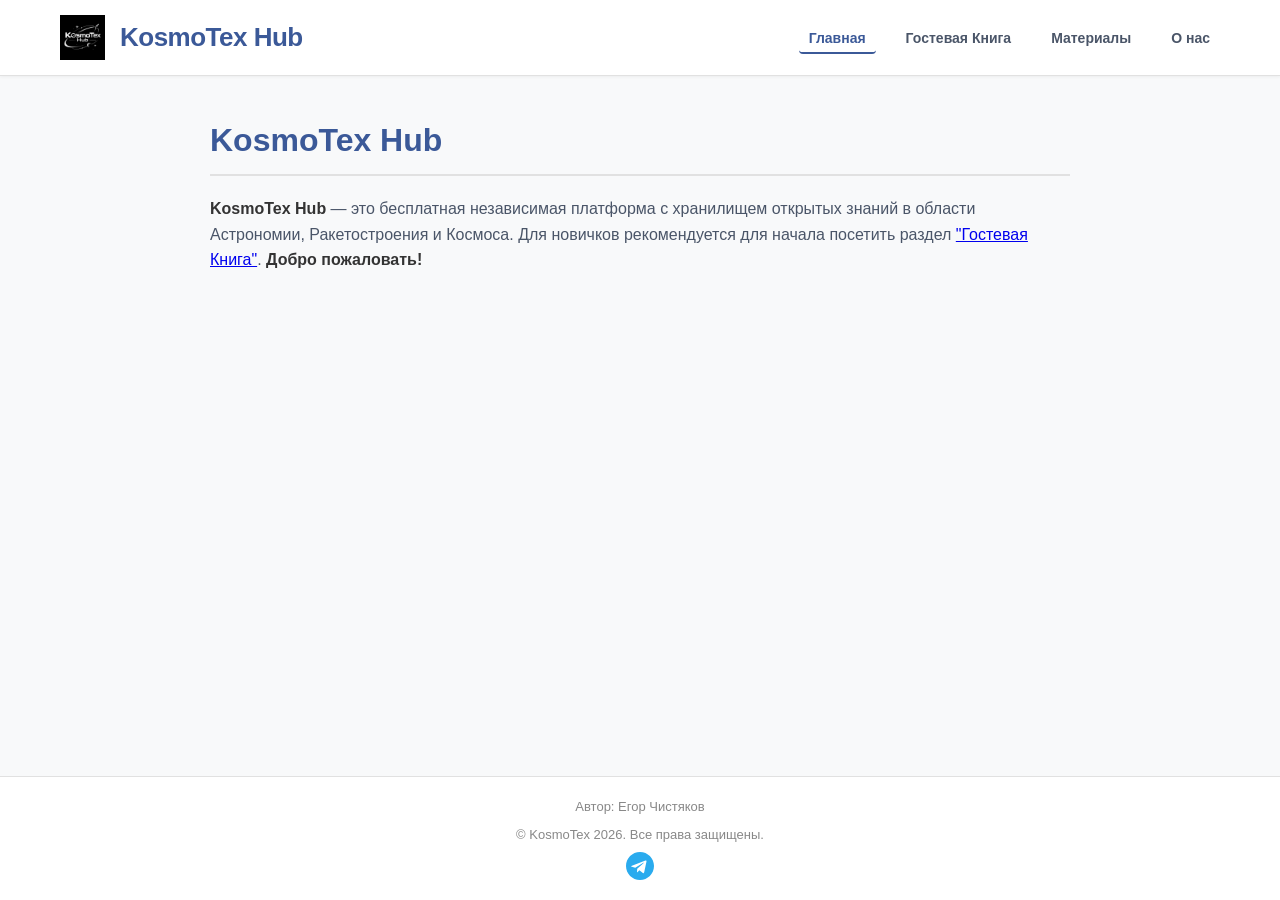
<file: KosmoTex Hub/index.html>
<!DOCTYPE html>
<html lang="ru">
<head>
    <meta charset="UTF-8">
    <meta name="viewport" content="width=device-width, initial-scale=1.0">
    <title>KosmoTex Hub — Главная</title>
    <link rel="stylesheet" href="style.css">
</head>
<body>

<header class="cf-header">
    <div class="cf-container">
        <div class="cf-logo-section">
            <img class="cf-logo-img" src="logo/kosmotex-logo.png" alt="KosmoTex Hub Логотип">
            <a href="index.html" class="cf-logo-title">KosmoTex Hub</a>
        </div>
        <input type="checkbox" id="cf-menu-toggle" class="cf-menu-toggle" aria-label="Открыть меню">
        <label for="cf-menu-toggle" class="cf-burger" title="Меню">
            <span></span>
            <span></span>
            <span></span>
        </label>
        <nav class="cf-nav">
            <ul class="cf-menu">
                <li class="cf-menu-item"><a href="index.html" class="cf-menu-link active">Главная</a></li>
                <li class="cf-menu-item"><a href="guestbook.html" class="cf-menu-link">Гостевая Книга</a></li>
                <li class="cf-menu-item"><a href="materials.html" class="cf-menu-link">Материалы</a></li>
                <li class="cf-menu-item"><a href="about.html" class="cf-menu-link">О нас</a></li>
            </ul>
        </nav>
    </div>
</header>

<main class="cf-main">
    <div class="cf-container cf-page">
        <h1>KosmoTex Hub</h1>
        <p class="cf-intro">
            <b>KosmoTex Hub</b> — это бесплатная независимая платформа с хранилищем открытых знаний в области Астрономии, Ракетостроения и Космоса.
            Для новичков рекомендуется для начала посетить раздел <a href="guestbook.html">"Гостевая Книга"</a>.
            <b>Добро пожаловать!</b>
        </p>
    </div>
</main>

<footer class="cf-footer">
    <div class="cf-container">
        <p class="cf-footer-author">Автор: Егор Чистяков</p>
        <p class="cf-footer-copy">&copy; KosmoTex 2026. Все права защищены.</p>
        <a href="https://t.me/KosmoTex_org" target="_blank" rel="noopener noreferrer" class="cf-telegram-link" title="Telegram">
            <svg class="cf-telegram-icon" viewBox="0 0 24 24" xmlns="http://www.w3.org/2000/svg">
                <path d="M12 0C5.37 0 0 5.37 0 12s5.37 12 12 12 12-5.37 12-12S18.63 0 12 0zm5.56 8.16l-1.97 9.28c-.15.68-.55.84-1.12.52l-3.01-2.22-1.45 1.4c-.16.16-.3.3-.61.3l.21-3.05 5.56-5.02c.24-.22-.05-.34-.37-.13l-6.87 4.33-2.96-.92c-.64-.2-.65-.64.13-.95l11.57-4.46c.54-.2 1.01.12.89.92z"/>
            </svg>
        </a>
    </div>
</footer>

</body>
</html>
</file>
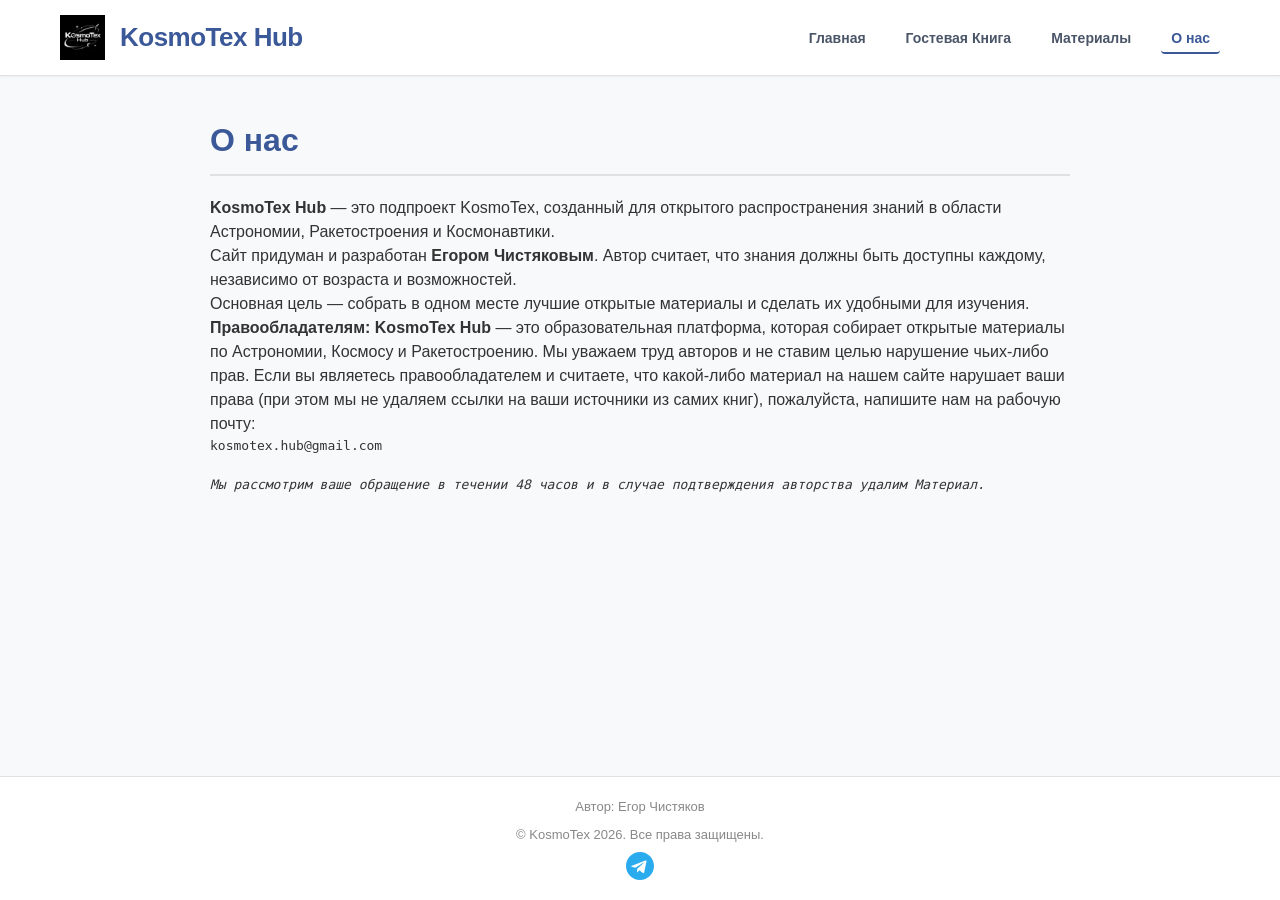
<file: KosmoTex Hub/about.html>
<!DOCTYPE html>
<html lang="ru">
<head>
    <meta charset="UTF-8">
    <meta name="viewport" content="width=device-width, initial-scale=1.0">
    <title>KosmoTex Hub — О нас</title>
    <link rel="stylesheet" href="style.css">
</head>
<body>

<header class="cf-header">
    <div class="cf-container">
        <div class="cf-logo-section">
            <img class="cf-logo-img" src="logo/kosmotex-logo.png" alt="KosmoTex Hub Логотип">
            <a href="index.html" class="cf-logo-title">KosmoTex Hub</a>
        </div>
        <input type="checkbox" id="cf-menu-toggle" class="cf-menu-toggle" aria-label="Открыть меню">
        <label for="cf-menu-toggle" class="cf-burger" title="Меню">
            <span></span>
            <span></span>
            <span></span>
        </label>
        <nav class="cf-nav">
            <ul class="cf-menu">
                <li class="cf-menu-item"><a href="index.html" class="cf-menu-link">Главная</a></li>
                <li class="cf-menu-item"><a href="guestbook.html" class="cf-menu-link">Гостевая Книга</a></li>
                <li class="cf-menu-item"><a href="materials.html" class="cf-menu-link">Материалы</a></li>
                <li class="cf-menu-item"><a href="about.html" class="cf-menu-link active">О нас</a></li>
            </ul>
        </nav>
    </div>
</header>

<main class="cf-main">
    <div class="cf-container cf-page">
        <h1>О нас</h1>
        <p><b>KosmoTex Hub</b> — это подпроект KosmoTex, созданный для открытого распространения знаний в области Астрономии, Ракетостроения и Космонавтики.</p>
        <p>Сайт придуман и разработан <b>Егором Чистяковым</b>. Автор считает, что знания должны быть доступны каждому, независимо от возраста и возможностей.</p>
        <p>Основная цель — собрать в одном месте лучшие открытые материалы и сделать их удобными для изучения.</p>
        
        <p><b>Правообладателям:</b> <b>KosmoTex Hub</b> — это образовательная платформа, которая собирает открытые материалы по Астрономии, Космосу и Ракетостроению. Мы уважаем труд авторов и не ставим целью нарушение чьих-либо прав.

Если вы являетесь правообладателем и считаете, что какой-либо материал на нашем сайте нарушает ваши права (при этом мы не удаляем ссылки на ваши источники из самих книг), пожалуйста, напишите нам на рабочую почту: <pre>kosmotex.hub@gmail.com</p>
<p><i>Мы рассмотрим ваше обращение в течении 48 часов и в случае подтверждения авторства удалим Материал.</i></p>
    </div>
</main>

<footer class="cf-footer">
    <div class="cf-container">
        <p class="cf-footer-author">Автор: Егор Чистяков</p>
        <p class="cf-footer-copy">&copy; KosmoTex 2026. Все права защищены.</p>
        <a href="https://t.me/KosmoTex_org" target="_blank" rel="noopener noreferrer" class="cf-telegram-link" title="Telegram">
            <svg class="cf-telegram-icon" viewBox="0 0 24 24" xmlns="http://www.w3.org/2000/svg">
                <path d="M12 0C5.37 0 0 5.37 0 12s5.37 12 12 12 12-5.37 12-12S18.63 0 12 0zm5.56 8.16l-1.97 9.28c-.15.68-.55.84-1.12.52l-3.01-2.22-1.45 1.4c-.16.16-.3.3-.61.3l.21-3.05 5.56-5.02c.24-.22-.05-.34-.37-.13l-6.87 4.33-2.96-.92c-.64-.2-.65-.64.13-.95l11.57-4.46c.54-.2 1.01.12.89.92z"/>
            </svg>
        </a>
    </div>
</footer>

</body>
</html>
</file>
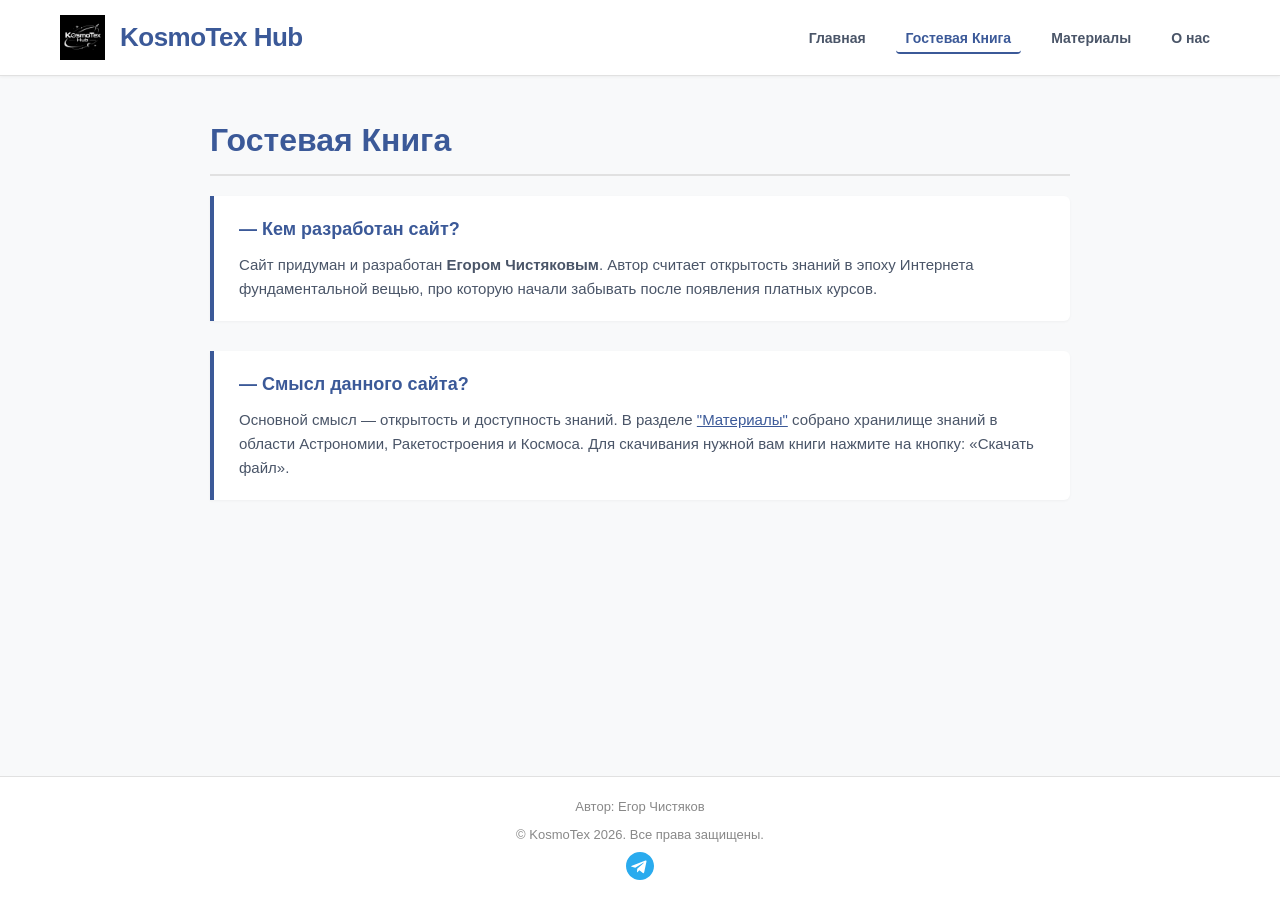
<file: KosmoTex Hub/guestbook.html>
<!DOCTYPE html>
<html lang="ru">
<head>
    <meta charset="UTF-8">
    <meta name="viewport" content="width=device-width, initial-scale=1.0">
    <title>KosmoTex Hub — Гостевая Книга</title>
    <link rel="stylesheet" href="style.css">
</head>
<body>

<header class="cf-header">
    <div class="cf-container">
        <div class="cf-logo-section">
            <img class="cf-logo-img" src="logo/kosmotex-logo.png" alt="KosmoTex Hub Логотип">
            <a href="index.html" class="cf-logo-title">KosmoTex Hub</a>
        </div>
        <input type="checkbox" id="cf-menu-toggle" class="cf-menu-toggle" aria-label="Открыть меню">
        <label for="cf-menu-toggle" class="cf-burger" title="Меню">
            <span></span>
            <span></span>
            <span></span>
        </label>
        <nav class="cf-nav">
            <ul class="cf-menu">
                <li class="cf-menu-item"><a href="index.html" class="cf-menu-link">Главная</a></li>
                <li class="cf-menu-item"><a href="guestbook.html" class="cf-menu-link active">Гостевая Книга</a></li>
                <li class="cf-menu-item"><a href="materials.html" class="cf-menu-link">Материалы</a></li>
                <li class="cf-menu-item"><a href="about.html" class="cf-menu-link">О нас</a></li>
            </ul>
        </nav>
    </div>
</header>

<main class="cf-main">
    <div class="cf-container cf-page">
        <h1>Гостевая Книга</h1>

        <div class="cf-guestbook-entry">
            <h2>— Кем разработан сайт?</h2>
            <p>Сайт придуман и разработан <b>Егором Чистяковым</b>. Автор считает открытость знаний в эпоху Интернета фундаментальной вещью, про которую начали забывать после появления платных курсов.</p>
        </div>

        <div class="cf-guestbook-entry">
            <h2>— Смысл данного сайта?</h2>
            <p>Основной смысл — открытость и доступность знаний. В разделе <a href="materials.html">"Материалы"</a> собрано хранилище знаний в области Астрономии, Ракетостроения и Космоса. Для скачивания нужной вам книги нажмите на кнопку: «Скачать файл».</p>
        </div>
    </div>
</main>

<footer class="cf-footer">
    <div class="cf-container">
        <p class="cf-footer-author">Автор: Егор Чистяков</p>
        <p class="cf-footer-copy">&copy; KosmoTex 2026. Все права защищены.</p>
        <a href="https://t.me/KosmoTex_org" target="_blank" rel="noopener noreferrer" class="cf-telegram-link" title="Telegram">
            <svg class="cf-telegram-icon" viewBox="0 0 24 24" xmlns="http://www.w3.org/2000/svg">
                <path d="M12 0C5.37 0 0 5.37 0 12s5.37 12 12 12 12-5.37 12-12S18.63 0 12 0zm5.56 8.16l-1.97 9.28c-.15.68-.55.84-1.12.52l-3.01-2.22-1.45 1.4c-.16.16-.3.3-.61.3l.21-3.05 5.56-5.02c.24-.22-.05-.34-.37-.13l-6.87 4.33-2.96-.92c-.64-.2-.65-.64.13-.95l11.57-4.46c.54-.2 1.01.12.89.92z"/>
            </svg>
        </a>
    </div>
</footer>

</body>
</html>
</file>
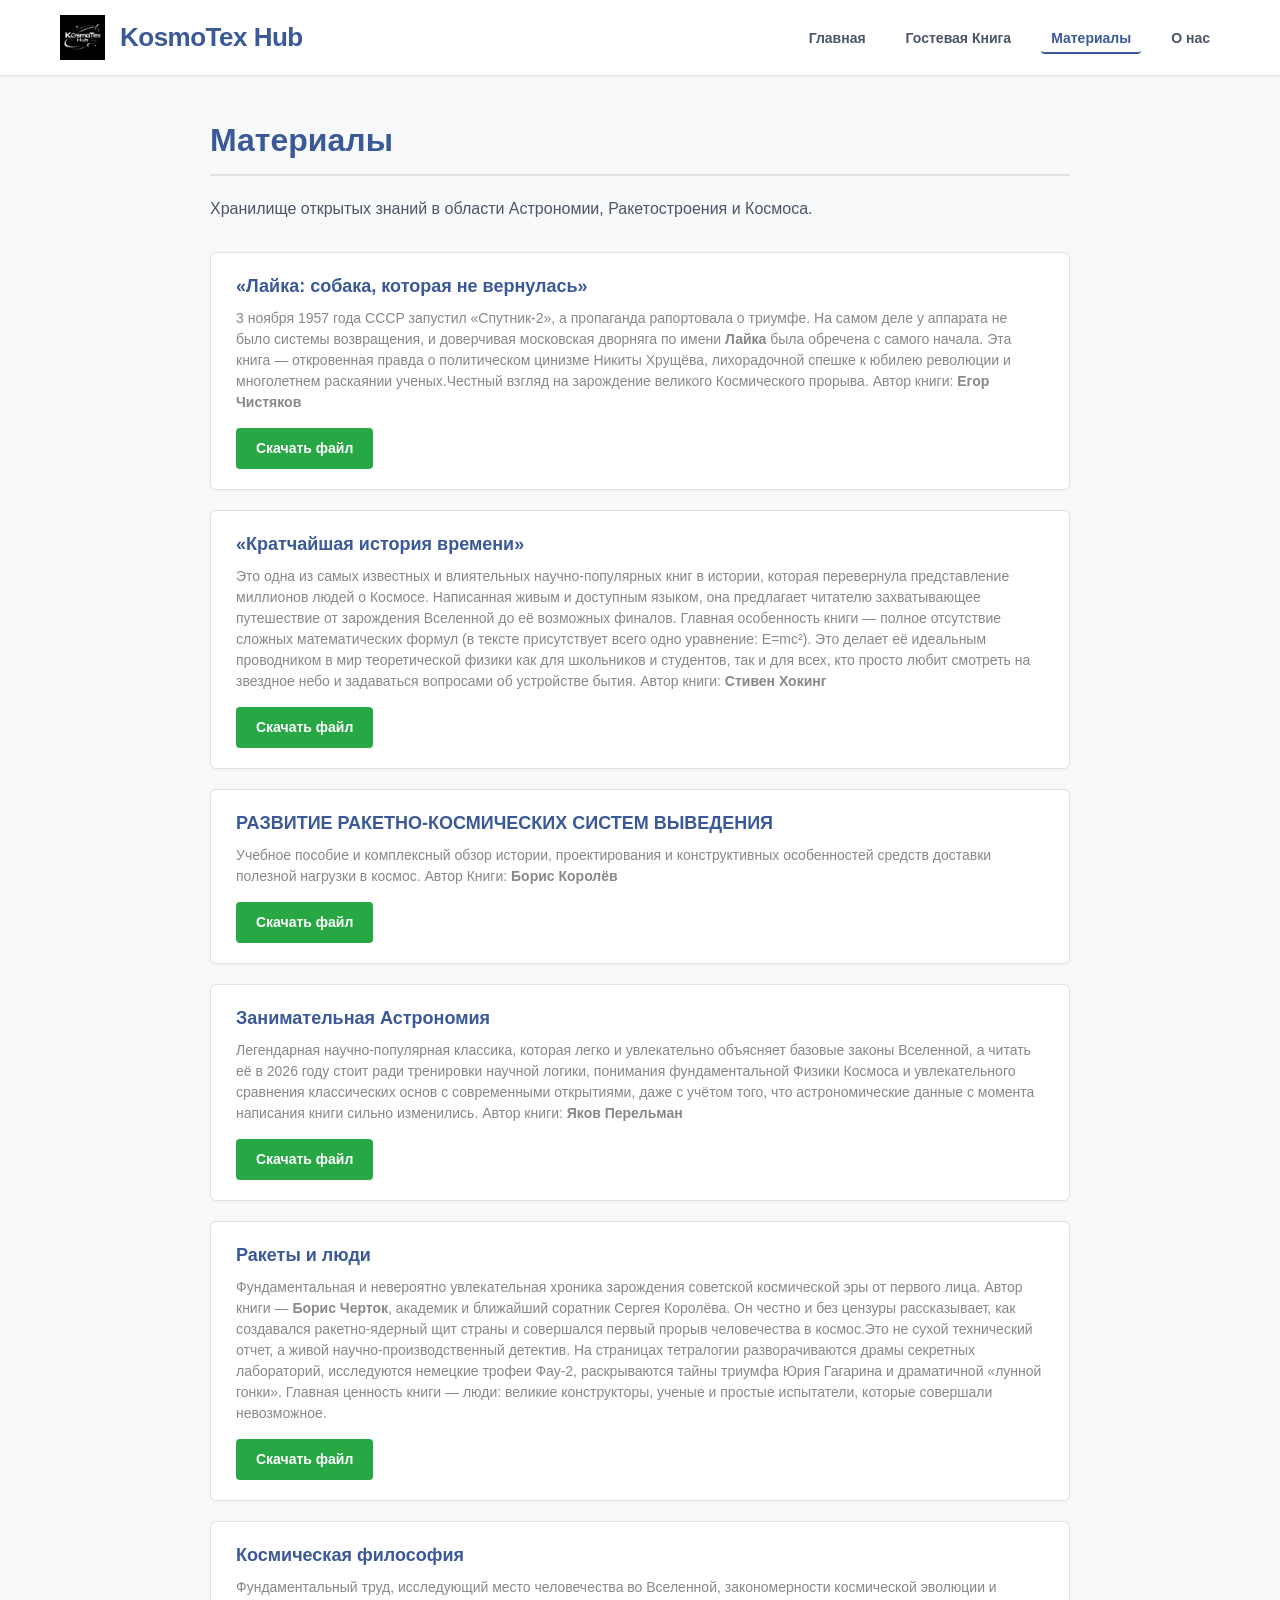
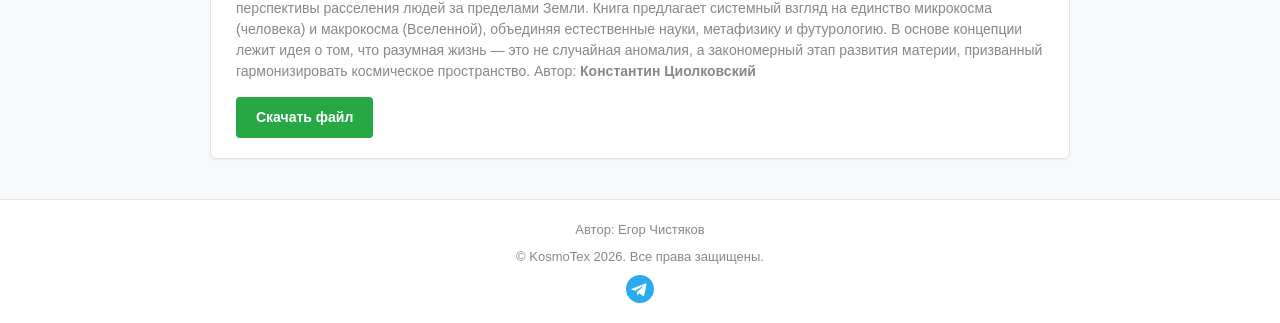
<file: KosmoTex Hub/materials.html>
<!DOCTYPE html>
<html lang="ru">
<head>
    <meta charset="UTF-8">
    <meta name="viewport" content="width=device-width, initial-scale=1.0">
    <title>KosmoTex Hub — Материалы</title>
    <link rel="stylesheet" href="style.css">
</head>
<body>

<header class="cf-header">
    <div class="cf-container">
        <div class="cf-logo-section">
            <img class="cf-logo-img" src="logo/kosmotex-logo.png" alt="KosmoTex Hub Логотип">
            <a href="index.html" class="cf-logo-title">KosmoTex Hub</a>
        </div>
        <input type="checkbox" id="cf-menu-toggle" class="cf-menu-toggle" aria-label="Открыть меню">
        <label for="cf-menu-toggle" class="cf-burger" title="Меню">
            <span></span>
            <span></span>
            <span></span>
        </label>
        <nav class="cf-nav">
            <ul class="cf-menu">
                <li class="cf-menu-item"><a href="index.html" class="cf-menu-link">Главная</a></li>
                <li class="cf-menu-item"><a href="guestbook.html" class="cf-menu-link">Гостевая Книга</a></li>
                <li class="cf-menu-item"><a href="materials.html" class="cf-menu-link active">Материалы</a></li>
                <li class="cf-menu-item"><a href="about.html" class="cf-menu-link">О нас</a></li>
            </ul>
        </nav>
    </div>
</header>

<main class="cf-main">
    <div class="cf-container cf-page">
        <h1>Материалы</h1>
        <p class="cf-intro">Хранилище открытых знаний в области Астрономии, Ракетостроения и Космоса.</p>

        <div class="cf-book-list">

            <!-- книга -->
            <div class="cf-book-card">
                <h3> «Лайка: собака, которая не вернулась»</h3>
                <p class="cf-book-desc">3 ноября 1957 года СССР запустил «Спутник-2», а пропаганда рапортовала о триумфе. На самом деле у аппарата не было системы возвращения, и доверчивая московская дворняга по имени <b>Лайка</b> была обречена с самого начала. ​Эта книга — откровенная правда о политическом цинизме Никиты Хрущёва, лихорадочной спешке к юбилею революции и многолетнем раскаянии ученых.
​Честный взгляд на зарождение великого Космического прорыва. Автор книги: <b>Егор Чистяков</b></p>
                <a href="books/Laika.pdf" download class="cf-download-btn">Скачать файл</a>
            </div>
            
            <!-- книга -->
            <div class="cf-book-card">
                <h3> «Кратчайшая история времени»</h3>
                <p class="cf-book-desc">Это одна из самых известных и влиятельных научно-популярных книг в истории, которая перевернула представление миллионов людей о Космосе. Написанная живым и доступным языком, она предлагает читателю захватывающее путешествие от зарождения Вселенной до её возможных финалов. Главная особенность книги — полное отсутствие сложных математических формул (в тексте присутствует всего одно уравнение: E=mc²). Это делает её идеальным проводником в мир теоретической физики как для школьников и студентов, так и для всех, кто просто любит смотреть на звездное небо и задаваться вопросами об устройстве бытия. Автор книги: <b>Стивен Хокинг</b></p>
                <a href="books/kratkaya_istoriya_vremeni.pdf" download class="cf-download-btn">Скачать файл</a>
            </div>

            <!-- книга -->
            <div class="cf-book-card">
                <h3>РАЗВИТИЕ
РАКЕТНО-КОСМИЧЕСКИХ
СИСТЕМ ВЫВЕДЕНИЯ</h3>
                <p class="cf-book-desc">Учебное пособие и комплексный обзор истории, проектирования и конструктивных особенностей средств доставки полезной нагрузки в космос. Автор Книги: <b>Борис Королёв</b></p>
                <a href="books/razvitie-raketno-kosm-sistem.pdf" download class="cf-download-btn">Скачать файл</a>
            </div>

            <!-- книга -->
            <div class="cf-book-card">
                <h3>Занимательная Астрономия</h3>
                <p class="cf-book-desc">Легендарная научно-популярная классика, которая легко и увлекательно объясняет базовые законы Вселенной, а читать её в 2026 году стоит ради тренировки научной логики, понимания фундаментальной Физики Космоса и увлекательного сравнения классических основ с современными открытиями, даже с учётом того, что астрономические данные с момента написания книги сильно изменились. Автор книги: <b>Яков Перельман</b></p>
                <a href="books/zanim-astro.pdf" download class="cf-download-btn">Скачать файл</a>
            </div>

            <!-- книга -->
            <div class="cf-book-card">
                <h3>Ракеты и люди</h3>
                <p class="cf-book-desc">Фундаментальная и невероятно увлекательная хроника зарождения советской космической эры от первого лица. Автор книги — <b>Борис Черток</b>, академик и ближайший соратник Сергея Королёва. Он честно и без цензуры рассказывает, как создавался ракетно-ядерный щит страны и совершался первый прорыв человечества в космос.Это не сухой технический отчет, а живой научно-производственный детектив. На страницах тетралогии разворачиваются драмы секретных лабораторий, исследуются немецкие трофеи Фау-2, раскрываются тайны триумфа Юрия Гагарина и драматичной «лунной гонки». Главная ценность книги — люди: великие конструкторы, ученые и простые испытатели, которые совершали невозможное.</p>
                <a href="books/Chertok.zip" download class="cf-download-btn">Скачать файл</a>
            </div>

            <!-- книга -->
            <div class="cf-book-card">
                <h3>Космическая философия</h3>
                <p class="cf-book-desc">Фундаментальный труд, исследующий место человечества во Вселенной, закономерности космической эволюции и перспективы расселения людей за пределами Земли. Книга предлагает системный взгляд на единство микрокосма (человека) и макрокосма (Вселенной), объединяя естественные науки, метафизику и футурологию. В основе концепции лежит идея о том, что разумная жизнь — это не случайная аномалия, а закономерный этап развития материи, призванный гармонизировать космическое пространство. Автор: <b>Константин Циолковский</b></p>
                <a href="books/kosm-filosof.pdf" download class="cf-download-btn">Скачать файл</a>
            </div>

        </div>
    </div>
</main>

<footer class="cf-footer">
    <div class="cf-container">
        <p class="cf-footer-author">Автор: Егор Чистяков</p>
        <p class="cf-footer-copy">&copy; KosmoTex 2026. Все права защищены.</p>
        <a href="https://t.me/KosmoTex_org" target="_blank" rel="noopener noreferrer" class="cf-telegram-link" title="Telegram">
            <svg class="cf-telegram-icon" viewBox="0 0 24 24" xmlns="http://www.w3.org/2000/svg">
                <path d="M12 0C5.37 0 0 5.37 0 12s5.37 12 12 12 12-5.37 12-12S18.63 0 12 0zm5.56 8.16l-1.97 9.28c-.15.68-.55.84-1.12.52l-3.01-2.22-1.45 1.4c-.16.16-.3.3-.61.3l.21-3.05 5.56-5.02c.24-.22-.05-.34-.37-.13l-6.87 4.33-2.96-.92c-.64-.2-.65-.64.13-.95l11.57-4.46c.54-.2 1.01.12.89.92z"/>
            </svg>
        </a>
    </div>
</footer>

</body>
</html>
</file>
<file: KosmoTex Hub/style.css>
*, *::before, *::after {
    margin: 0;
    padding: 0;
    box-sizing: border-box;
}

html {
    -webkit-text-size-adjust: 100%;
    -ms-text-size-adjust: 100%;
    scroll-behavior: smooth;
}

body {
    font-family: -apple-system, BlinkMacSystemFont, "Segoe UI", Roboto, "Helvetica Neue", Arial, sans-serif;
    background-color: #f8f9fa;
    color: #333;
    display: flex;
    flex-direction: column;
    min-height: 100vh;
    min-height: 100dvh;
    line-height: 1.5;
    -webkit-font-smoothing: antialiased;
    -moz-osx-font-smoothing: grayscale;
}

img, svg {
    max-width: 100%;
    height: auto;
    display: block;
}

a, button, input {
    -webkit-tap-highlight-color: transparent;
    touch-action: manipulation;
}

.cf-container {
    width: 100%;
    max-width: 1200px;
    margin: 0 auto;
    padding: 0 20px;
    display: flex;
    justify-content: space-between;
    align-items: center;
}

.cf-header {
    background-color: #fff;
    padding: 15px 0;
    border-bottom: 1px solid #e1e1e1;
    box-shadow: 0 1px 3px rgba(0,0,0,0.05);
    position: sticky;
    top: 0;
    z-index: 1000;
}

.cf-header .cf-container {
    position: relative;
    flex-wrap: wrap;
}

.cf-logo-section {
    display: flex;
    align-items: center;
    gap: 15px;
}

.cf-logo-img {
    height: 45px;
    width: auto;
    object-fit: contain;
}

.cf-logo-title {
    font-size: 26px;
    font-weight: bold;
    color: #3b5998;
    text-decoration: none;
    letter-spacing: -0.5px;
}

.cf-nav {
    display: block;
}

.cf-menu {
    list-style: none;
    display: flex;
    gap: 20px;
}

.cf-menu-link {
    font-size: 14px;
    font-weight: bold;
    color: #4a5568;
    text-decoration: none;
    padding: 6px 10px;
    border-radius: 4px;
    transition: color 0.2s ease, background-color 0.2s ease;
}

.cf-menu-link:hover {
    color: #3b5998;
}

.cf-menu-link.active {
    color: #3b5998;
    border-bottom: 2px solid #3b5998;
}

.cf-menu-toggle {
    display: none;
}

.cf-burger {
    display: none;
    flex-direction: column;
    justify-content: space-between;
    width: 26px;
    height: 19px;
    cursor: pointer;
}

.cf-burger span {
    display: block;
    height: 3px;
    width: 100%;
    background-color: #3b5998;
    border-radius: 2px;
    transition: all 0.3s ease;
}

.cf-main {
    flex: 1;
    padding: 40px 0;
}

.cf-page {
    display: block;
    max-width: 900px;
    margin: 0 auto;
}

.cf-page h1 {
    font-size: 32px;
    color: #3b5998;
    margin-bottom: 20px;
    border-bottom: 2px solid #e1e1e1;
    padding-bottom: 10px;
}

.cf-intro {
    font-size: 16px;
    line-height: 1.6;
    color: #4a5568;
    margin-bottom: 30px;
}

.cf-intro b {
    color: #333;
}

/*
   5. (Материалы)
    */
.cf-book-list {
    display: flex;
    flex-direction: column;
    gap: 20px;
}

.cf-book-card {
    background-color: #fff;
    border: 1px solid #e1e1e1;
    border-radius: 6px;
    padding: 20px 25px;
    box-shadow: 0 1px 3px rgba(0,0,0,0.04);
    transition: box-shadow 0.2s ease;
}

.cf-book-card:hover {
    box-shadow: 0 4px 12px rgba(0,0,0,0.08);
}

.cf-book-card h3 {
    font-size: 18px;
    color: #3b5998;
    margin-bottom: 8px;
}

.cf-book-desc {
    font-size: 14px;
    color: #888;
    margin-bottom: 15px;
    line-height: 1.5;
}

.cf-download-btn {
    display: inline-block;
    background-color: #28a745;
    color: #fff;
    font-size: 14px;
    font-weight: bold;
    padding: 10px 20px;
    border-radius: 4px;
    text-decoration: none;
    transition: background-color 0.2s ease;
}

.cf-download-btn:hover {
    background-color: #218838;
}

.cf-guestbook-entry {
    margin-bottom: 30px;
    background-color: #fff;
    border-left: 4px solid #3b5998;
    padding: 20px 25px;
    border-radius: 0 6px 6px 0;
    box-shadow: 0 1px 3px rgba(0,0,0,0.04);
}

.cf-guestbook-entry h2 {
    font-size: 18px;
    color: #3b5998;
    margin-bottom: 10px;
}

.cf-guestbook-entry p {
    font-size: 15px;
    line-height: 1.6;
    color: #4a5568;
}

.cf-guestbook-entry a {
    color: #3b5998;
    text-decoration: underline;
}

.cf-footer {
    background-color: #fff;
    border-top: 1px solid #e1e1e1;
    padding: 20px 0;
    text-align: center;
    font-size: 13px;
    color: #888;
}

.cf-footer .cf-container {
    flex-direction: column;
    justify-content: center;
    align-items: center;
    gap: 8px;
}

.cf-telegram-link {
    display: inline-flex;
    align-items: center;
    justify-content: center;
    text-decoration: none;
    transition: transform 0.2s ease, opacity 0.2s ease;
}

.cf-telegram-link:hover {
    opacity: 0.8;
    transform: translateY(-2px);
}

.cf-telegram-icon {
    width: 28px;
    height: 28px;
    fill: #2AABEE;
}

@media (max-width: 768px) {
    .cf-container {
        padding: 0 15px;
    }

    .cf-header {
        padding: 12px 0;
    }

    .cf-logo-title {
        font-size: 21px;
    }

    .cf-logo-img {
        height: 36px;
    }

    .cf-burger {
        display: flex;
    }

    .cf-nav {
        width: 100%;
        max-height: 0;
        overflow: hidden;
        opacity: 0;
        transition: max-height 0.3s ease, opacity 0.3s ease, padding 0.3s ease;
    }

    .cf-menu-toggle:checked ~ .cf-nav {
        max-height: 300px;
        opacity: 1;
        padding-top: 15px;
    }

    .cf-menu-toggle:checked ~ .cf-burger span:nth-child(1) {
        transform: translateY(8px) rotate(45deg);
    }
    .cf-menu-toggle:checked ~ .cf-burger span:nth-child(2) {
        opacity: 0;
    }
    .cf-menu-toggle:checked ~ .cf-burger span:nth-child(3) {
        transform: translateY(-8px) rotate(-45deg);
    }

    .cf-menu {
        flex-direction: column;
        gap: 8px;
        width: 100%;
    }

    .cf-menu-item {
        width: 100%;
    }

    .cf-menu-link {
        display: block;
        padding: 12px 14px;
        background-color: #f8f9fa;
        border-radius: 6px;
        font-size: 15px;
        text-align: center;
    }

    .cf-menu-link.active {
        background-color: #eef2ff;
        border-bottom: none;
    }

    /* Контент страницы */
    .cf-main {
        padding: 25px 0;
    }

    .cf-page h1 {
        font-size: 24px;
        margin-bottom: 15px;
    }

    .cf-intro {
        font-size: 15px;
    }

    .cf-book-card {
        padding: 16px;
    }

    .cf-book-card h3 {
        font-size: 17px;
    }

    .cf-download-btn {
        display: block;
        width: 100%;
        text-align: center;
        padding: 12px;
        font-size: 15px;
    }

    .cf-guestbook-entry {
        padding: 16px;
    }

    .cf-guestbook-entry h2 {
        font-size: 16px;
    }
}

@media (max-width: 400px) {
    .cf-logo-title {
        font-size: 18px;
    }

    .cf-logo-section {
        gap: 10px;
    }

    .cf-logo-img {
        height: 30px;
    }
}
</file>
